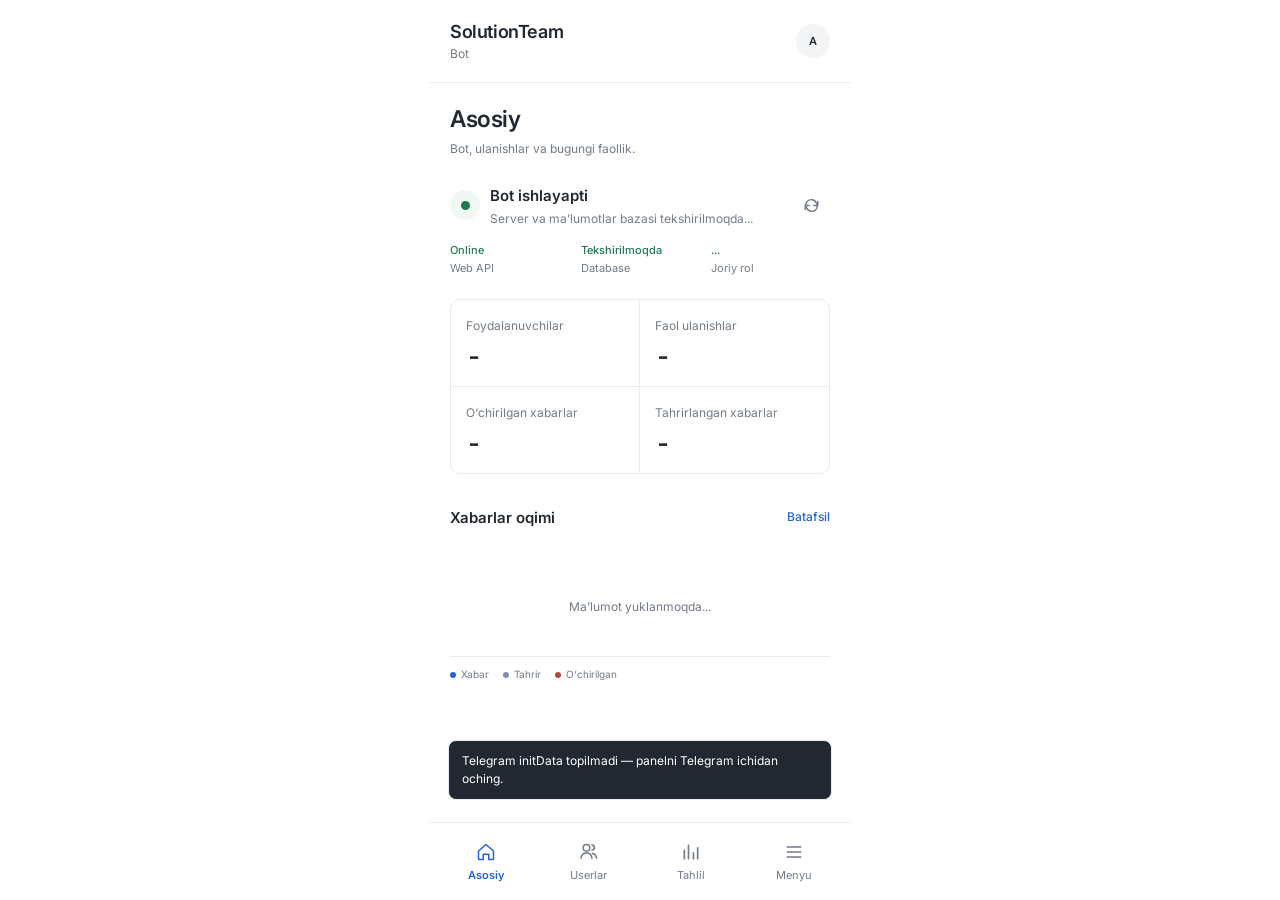
<file: public/index.html>
<!DOCTYPE html>
<html lang="uz">
<head>
    <meta charset="UTF-8">
    <meta name="viewport" content="width=device-width, initial-scale=1.0, viewport-fit=cover">
    <meta name="theme-color" content="#ffffff">
    <title>SolutionTeam Bot — Admin Panel</title>
    <link rel="preconnect" href="https://fonts.googleapis.com">
    <link rel="preconnect" href="https://fonts.gstatic.com" crossorigin>
    <link href="https://fonts.googleapis.com/css2?family=Inter:wght@400;500;600;700;800&display=swap" rel="stylesheet">
    <script src="https://telegram.org/js/telegram-web-app.js"></script>
    <link rel="stylesheet" href="style.css?v=22">
</head>
<body>
    <svg class="svg-sprite" aria-hidden="true">
        <symbol id="i-home" viewBox="0 0 24 24"><path d="M3 10.8 12 3l9 7.8v9.7a.5.5 0 0 1-.5.5h-5.2v-6.2H8.7V21H3.5a.5.5 0 0 1-.5-.5z" fill="none" stroke="currentColor" stroke-width="1.8" stroke-linejoin="round"/></symbol>
        <symbol id="i-users" viewBox="0 0 24 24"><path d="M9 11a4 4 0 1 0 0-8 4 4 0 0 0 0 8Zm6.5-1.5a3 3 0 1 0 0-6m-13 16c.5-4.1 2.7-6.2 6.5-6.2s6 2.1 6.5 6.2M16 13.8c3 .5 4.7 2.4 5 5.7" fill="none" stroke="currentColor" stroke-width="1.8" stroke-linecap="round"/></symbol>
        <symbol id="i-chart" viewBox="0 0 24 24"><path d="M4 20V10m5 10V4m6 16v-7m5 7V7" fill="none" stroke="currentColor" stroke-width="2" stroke-linecap="round"/></symbol>
        <symbol id="i-menu" viewBox="0 0 24 24"><path d="M4 6h16M4 12h16M4 18h16" fill="none" stroke="currentColor" stroke-width="2" stroke-linecap="round"/></symbol>
        <symbol id="i-search" viewBox="0 0 24 24"><circle cx="11" cy="11" r="6.5" fill="none" stroke="currentColor" stroke-width="1.8"/><path d="m16 16 4 4" stroke="currentColor" stroke-width="1.8" stroke-linecap="round"/></symbol>
        <symbol id="i-refresh" viewBox="0 0 24 24"><path d="M20 7v5h-5M4 17v-5h5M18.5 10A7 7 0 0 0 6 7.5L4 12m16 0-2 4.5A7 7 0 0 1 5.5 14" fill="none" stroke="currentColor" stroke-width="1.8" stroke-linecap="round" stroke-linejoin="round"/></symbol>
        <symbol id="i-send" viewBox="0 0 24 24"><path d="M21 3 3.8 10.3c-1 .4-1 1.8.1 2.1l6.5 2.1 2.2 6.3c.4 1 1.7 1 2.1.1zM10.4 14.5 21 3" fill="none" stroke="currentColor" stroke-width="1.8" stroke-linecap="round" stroke-linejoin="round"/></symbol>
        <symbol id="i-ban" viewBox="0 0 24 24"><circle cx="12" cy="12" r="9" fill="none" stroke="currentColor" stroke-width="1.8"/><path d="m5.6 5.6 12.8 12.8" stroke="currentColor" stroke-width="1.8"/></symbol>
        <symbol id="i-settings" viewBox="0 0 24 24"><circle cx="12" cy="12" r="3" fill="none" stroke="currentColor" stroke-width="1.8"/><path d="M19.4 15a1.7 1.7 0 0 0 .3 1.9l.1.1-2.8 2.8-.1-.1a1.7 1.7 0 0 0-1.9-.3 1.7 1.7 0 0 0-1 1.6v.2h-4V21a1.7 1.7 0 0 0-1-1.6 1.7 1.7 0 0 0-1.9.3l-.1.1L4.2 17l.1-.1a1.7 1.7 0 0 0 .3-1.9A1.7 1.7 0 0 0 3 14H2.8v-4H3a1.7 1.7 0 0 0 1.6-1 1.7 1.7 0 0 0-.3-1.9L4.2 7 7 4.2l.1.1A1.7 1.7 0 0 0 9 4.6a1.7 1.7 0 0 0 1-1.6v-.2h4V3a1.7 1.7 0 0 0 1 1.6 1.7 1.7 0 0 0 1.9-.3l.1-.1L19.8 7l-.1.1a1.7 1.7 0 0 0-.3 1.9 1.7 1.7 0 0 0 1.6 1h.2v4H21a1.7 1.7 0 0 0-1.6 1Z" fill="none" stroke="currentColor" stroke-width="1.4" stroke-linejoin="round"/></symbol>
        <symbol id="i-message" viewBox="0 0 24 24"><path d="M4 5.5h16v11H9l-5 4z" fill="none" stroke="currentColor" stroke-width="1.8" stroke-linejoin="round"/><path d="M8 9h8M8 13h5" stroke="currentColor" stroke-width="1.6" stroke-linecap="round"/></symbol>
        <symbol id="i-shield" viewBox="0 0 24 24"><path d="M12 3 20 6v5c0 5.2-3.1 8.4-8 10-4.9-1.6-8-4.8-8-10V6z" fill="none" stroke="currentColor" stroke-width="1.8" stroke-linejoin="round"/></symbol>
        <symbol id="i-chevron" viewBox="0 0 24 24"><path d="m9 6 6 6-6 6" fill="none" stroke="currentColor" stroke-width="1.8" stroke-linecap="round" stroke-linejoin="round"/></symbol>
        <symbol id="i-back" viewBox="0 0 24 24"><path d="m15 5-7 7 7 7" fill="none" stroke="currentColor" stroke-width="2" stroke-linecap="round" stroke-linejoin="round"/></symbol>
        <symbol id="i-trash" viewBox="0 0 24 24"><path d="M4 7h16M9 7V4h6v3m3 0-1 14H7L6 7m4 4v6m4-6v6" fill="none" stroke="currentColor" stroke-width="1.8" stroke-linecap="round" stroke-linejoin="round"/></symbol>
        <symbol id="i-copy" viewBox="0 0 24 24"><rect x="8" y="8" width="11" height="11" rx="2" fill="none" stroke="currentColor" stroke-width="1.7"/><path d="M16 8V6a2 2 0 0 0-2-2H6a2 2 0 0 0-2 2v8a2 2 0 0 0 2 2h2" fill="none" stroke="currentColor" stroke-width="1.7"/></symbol>
        <symbol id="i-user" viewBox="0 0 24 24"><circle cx="12" cy="8" r="4" fill="none" stroke="currentColor" stroke-width="1.8"/><path d="M4.5 21c.7-4.6 3.2-7 7.5-7s6.8 2.4 7.5 7" fill="none" stroke="currentColor" stroke-width="1.8" stroke-linecap="round"/></symbol>
        <symbol id="i-crown" viewBox="0 0 24 24"><path d="m3 7 4.5 4L12 4l4.5 7L21 7l-2 11H5z" fill="none" stroke="currentColor" stroke-width="1.8" stroke-linejoin="round"/></symbol>
    </svg>

    <div id="app">
        <header class="app-header">
            <div class="brand">
                <div class="brand-copy">
                    <strong>SolutionTeam</strong>
                    <span>Bot</span>
                </div>
            </div>
            <button id="profile-open" class="profile-button" type="button" aria-label="Admin profilini ochish">
                <span class="online-dot"></span>
                <span id="profile-initial">A</span>
            </button>
        </header>

        <main class="screens">
            <section id="tab-dashboard" class="tab-content active">
                <div class="page-heading"><div><span class="eyebrow">RES WORKSPACE</span><h1>Asosiy</h1><p>Bot, ulanishlar va bugungi faollik.</p></div></div>
                <div class="hero-status panel-card">
                    <div class="hero-icon"><span class="pulse-core"></span></div>
                    <div class="hero-copy">
                        <span class="eyebrow">Tizim holati</span>
                        <h1 id="dashboard-status-title">Bot ishlayapti</h1>
                        <p id="dashboard-status-sub">Server va ma’lumotlar bazasi tekshirilmoqda...</p>
                    </div>
                    <button id="dashboard-refresh" class="icon-btn" type="button" aria-label="Dashboardni yangilash"><svg><use href="#i-refresh"/></svg></button>
                </div>

                <div class="service-grid">
                    <div class="service-chip"><span class="service-icon blue">API</span><div><b id="api-status">Online</b><span>Web API</span></div></div>
                    <div class="service-chip"><span class="service-icon green">DB</span><div><b id="db-status">Tekshirilmoqda</b><span>Database</span></div></div>
                    <div class="service-chip"><span class="service-icon violet">RB</span><div><b id="role-badge">...</b><span>Joriy rol</span></div></div>
                </div>

                <div class="stats-grid dashboard-stats">
                    <div class="metric-card gradient-blue"><span>Foydalanuvchilar</span><strong id="stat-users">-</strong><small>Jami ro‘yxatdan o‘tgan</small></div>
                    <div class="metric-card gradient-violet"><span>Faol ulanishlar</span><strong id="stat-connections">-</strong><small>Business ulanishlar</small></div>
                    <div class="metric-card gradient-cyan"><span>O‘chirilgan xabarlar</span><strong id="stat-deleted">-</strong><small>Saqlangan hodisalar</small></div>
                    <div class="metric-card gradient-purple"><span>Tahrirlangan xabarlar</span><strong id="stat-edited">-</strong><small>Saqlangan versiyalar</small></div>
                </div>

                <div class="panel-card activity-card">
                    <div class="section-title-row"><div><span class="eyebrow">Bugungi faollik</span><h2>Xabarlar oqimi</h2></div><button class="text-action" type="button" data-open-tab="tab-analytics">Batafsil</button></div>
                    <div id="dashboard-chart" class="mini-chart" aria-label="So‘nggi 24 soat faollik diagrammasi"><div class="chart-empty">Ma’lumot yuklanmoqda...</div></div>
                    <div class="chart-legend"><span><i class="legend-dot blue-dot"></i>Xabar</span><span><i class="legend-dot purple-dot"></i>Tahrir</span><span><i class="legend-dot red-dot"></i>O‘chirilgan</span></div>
                </div>

            </section>

            <section id="tab-users" class="tab-content">
                <div class="page-heading"><div><span class="eyebrow">Boshqaruv</span><h1>Foydalanuvchilar</h1><p>Qidirish, profil, ulanish va moderatsiya.</p></div><button id="users-refresh" class="icon-btn" type="button" aria-label="Foydalanuvchilarni yangilash"><svg><use href="#i-refresh"/></svg></button></div>
                <div class="search-wrap"><svg><use href="#i-search"/></svg><label class="sr-only" for="search-users">Foydalanuvchini qidirish</label><input type="search" id="search-users" autocomplete="off" placeholder="ID, username yoki ism..."></div>
                <div class="user-toolbar"><button id="verify-connections-btn" class="btn secondary compact" type="button">Ulanishlarni tekshirish</button><span id="users-status" class="inline-status" role="status" aria-live="polite"></span></div>
                <div id="users-list" class="user-list"><div class="loading-state">Foydalanuvchilar yuklanmoqda...</div></div>
                <p class="users-help">Bloklash, o‘chirish va xabar yuborish — foydalanuvchi profilida.</p>
                <div id="users-empty" class="empty-state" style="display:none">Foydalanuvchi topilmadi.</div>
                <div class="pagination-row"><button id="users-prev" class="btn secondary" type="button">← Oldingi</button><span id="users-page-info">1 / 1</span><button id="users-next" class="btn secondary" type="button">Keyingi →</button></div>
            </section>

            <section id="tab-analytics" class="tab-content">
                <div class="page-heading"><div><span class="eyebrow">Real ma’lumot</span><h1>Tahlil</h1><p>Faollik va xabar statistikasi.</p></div><button id="analytics-refresh" class="icon-btn" type="button" aria-label="Tahlilni yangilash"><svg><use href="#i-refresh"/></svg></button></div>
                <div class="range-bar" id="analytics-ranges"><button class="range-btn active" data-range="24h">24 soat</button><button class="range-btn" data-range="7d">7 kun</button><button class="range-btn" data-range="30d">30 kun</button><button class="range-btn" data-range="custom">Boshqa</button></div>
                <div class="custom-range panel-card" id="custom-range" style="display:none"><div class="form-field"><label for="range-start">Boshlanish</label><input type="date" id="range-start" class="glass-input"></div><div class="form-field"><label for="range-end">Tugash</label><input type="date" id="range-end" class="glass-input"></div><button id="range-apply" class="btn primary" type="button">Qo‘llash</button></div>
                <p id="analytics-window" class="inline-status"></p>
                <div class="panel-card analytics-main"><div class="section-title-row"><div><span class="eyebrow">Jami xabarlar</span><strong class="big-number" id="m-messages">-</strong></div><span class="trend-pill">Real-time</span></div><div id="analytics-chart" class="chart"></div></div>
                <div class="stats-grid analytics-metrics" id="analytics-metrics">
                    <div class="metric-card"><span>Faol foydalanuvchilar</span><strong id="m-users-active">-</strong></div>
                    <div class="metric-card"><span>Bloklanganlar</span><strong id="m-users-banned">-</strong></div>
                    <div class="metric-card"><span>Faol ulanishlar</span><strong id="m-conns-active">-</strong></div>
                    <div class="metric-card"><span>Jami ulanishlar</span><strong id="m-conns-total">-</strong></div>
                    <div class="metric-card"><span>Tahrirlangan</span><strong id="m-edited">-</strong></div>
                    <div class="metric-card"><span>O‘chirilgan</span><strong id="m-deleted">-</strong></div>
                    <div class="metric-card"><span>Media</span><strong id="m-media">-</strong></div>
                </div>
            </section>

            <section id="tab-menu" class="tab-content">
                <div class="page-heading"><div><span class="eyebrow">Admin vositalari</span><h1>Menyu</h1><p>Kerakli amallar, tartibli bo‘limlarda.</p></div></div>
                <div class="menu-grid">
                    <h2 class="menu-group-title" data-requires="users.view">Foydalanuvchilar bilan ishlash</h2>
                    <button class="menu-card cyan" type="button" data-open-tab="tab-broadcast" data-requires="broadcast.view"><span class="menu-icon"><svg><use href="#i-send"/></svg></span><div><b>Reklama</b><span>Xabar, media va yuborish holati</span></div><svg class="chevron"><use href="#i-chevron"/></svg></button>
                    <button class="menu-card red" type="button" data-open-tab="tab-moderation" data-requires="users.view"><span class="menu-icon"><svg><use href="#i-ban"/></svg></span><div><b>Bloklash</b><span>Cheklovlar va blokdan chiqarish</span></div><svg class="chevron"><use href="#i-chevron"/></svg></button>
                    <h2 class="menu-group-title">Panel boshqaruvi</h2>
                    <button class="menu-card violet" type="button" data-open-tab="tab-settings" data-requires="settings.view"><span class="menu-icon"><svg><use href="#i-settings"/></svg></span><div><b>Sozlamalar</b><span>Bot holati va saqlash muddati</span></div><svg class="chevron"><use href="#i-chevron"/></svg></button>
                    <button class="menu-card purple" type="button" data-open-tab="tab-admins" data-requires="admins.view"><span class="menu-icon"><svg><use href="#i-crown"/></svg></span><div><b>Adminlar</b><span>Rollar va ruxsatlar</span></div><svg class="chevron"><use href="#i-chevron"/></svg></button>
                    <button class="menu-card slate" type="button" data-open-tab="tab-profile"><span class="menu-icon"><svg><use href="#i-user"/></svg></span><div><b>Profil</b><span>Joriy sessiya va rol</span></div><svg class="chevron"><use href="#i-chevron"/></svg></button>
                </div>
                <div class="panel-card permission-card"><div class="permission-head"><span class="menu-icon small"><svg><use href="#i-shield"/></svg></span><div><b>Himoyalangan boshqaruv</b><span>Amallar admin rolingizga muvofiq bajariladi.</span></div></div></div>
            </section>


            <section id="tab-broadcast" class="tab-content">
                <div class="screen-header"><button class="icon-btn back-btn" type="button" data-open-tab="tab-menu" aria-label="Orqaga"><svg><use href="#i-back"/></svg></button><div><h1>Reklama yuborish</h1><p>Foydalanuvchilarga xabar yuborish.</p></div><button id="broadcast-refresh" class="icon-btn" type="button" aria-label="Yuborish holatini yangilash"><svg><use href="#i-refresh"/></svg></button></div>
                <div class="step-strip"><span class="active"><b>1</b>Xabar</span><i></i><span><b>2</b>Tekshirish</span><i></i><span><b>3</b>Yuborish</span></div>
                <div class="panel-card form-card">
                    <div class="form-field"><label for="broadcast-text">Xabar matni</label><textarea id="broadcast-text" class="glass-input" rows="5" maxlength="4096" placeholder="Xabar matnini yozing..."></textarea><small class="field-help">HTML formatidan foydalanish mumkin.</small></div>
                    <div class="form-field"><label for="broadcast-file">Qurilmadan rasm / video</label><input type="file" id="broadcast-file" class="glass-input" accept="image/jpeg,image/png,image/webp,image/gif,video/mp4,video/quicktime,video/webm"><small>Rasm: 10 MB · Video/GIF: 50 MB. Faylni avval «Sinab ko‘rish» orqali tekshiring.</small></div>
                    <div class="form-grid"><div class="form-field"><label for="broadcast-media">Media havolasi</label><input type="url" id="broadcast-media" class="glass-input" placeholder="https://... (ixtiyoriy)"></div><div class="form-field"><label for="broadcast-media-type">Media turi</label><select id="broadcast-media-type" class="glass-input"><option value="photo">Rasm</option><option value="video">Video</option><option value="animation">GIF / animatsiya</option></select></div></div>
                    <div class="buttons-editor"><div class="buttons-editor-head"><div><b>Tugmalar</b><span>Ixtiyoriy havolali tugmalar</span></div><button id="btn-add-button" class="btn secondary compact" type="button">+ Tugma qo‘shish</button></div><div id="ad-buttons"></div></div>
                    <div class="form-field"><label for="test-recipient">Sinov oluvchisi</label><input type="text" inputmode="numeric" id="test-recipient" class="glass-input" placeholder="Bo‘sh bo‘lsa — o‘zingizga"></div>
                    <div class="ad-actions"><button id="btn-preview" class="btn secondary" type="button">Ko‘rib chiqish</button><button id="btn-test" class="btn secondary" type="button">Sinov yuborish</button><button id="btn-broadcast" class="btn primary" type="button">Barchaga yuborish</button><button id="btn-retry" class="btn warning" type="button">Xatolarni qayta yuborish</button></div>
                </div>
                <div class="panel-card"><div class="section-title-row"><h2>Ko‘rib chiqish</h2><span class="status-badge status-neutral">Preview</span></div><pre id="preview-box" class="preview-box">Reklama hali tekshirilmagan.</pre></div>
                <div class="panel-card"><div class="section-title-row"><h2>Yuborish holati</h2><span id="bc-status" class="inline-status"></span></div><div class="progress-grid"><div><span>Jami</span><b id="bc-total">0</b></div><div><span>Yuborildi</span><b id="bc-sent">0</b></div><div><span>Xato</span><b id="bc-failed">0</b></div><div><span>Kutmoqda</span><b id="bc-pending">0</b></div><div><span>Noaniq</span><b id="bc-unknown">0</b></div></div><pre id="bc-failed-list" class="preview-box" style="display:none"></pre></div>
            </section>

            <section id="tab-moderation" class="tab-content">
                <div class="screen-header"><button class="icon-btn back-btn" type="button" data-open-tab="tab-menu" aria-label="Orqaga"><svg><use href="#i-back"/></svg></button><div><h1>Bloklash va moderatsiya</h1><p>Foydalanuvchilarni boshqarish.</p></div><button id="moderation-refresh" class="icon-btn" type="button" aria-label="Yangilash"><svg><use href="#i-refresh"/></svg></button></div>
                <div class="panel-card form-card danger-panel"><div class="form-grid"><div class="form-field"><label for="ban-user-id">Telegram ID</label><input type="text" inputmode="numeric" id="ban-user-id" class="glass-input" placeholder="123456789"></div><div class="form-field"><label for="ban-reason">Sabab</label><input type="text" id="ban-reason" class="glass-input" placeholder="Ixtiyoriy"></div></div><button id="btn-ban" class="btn danger full" type="button">Foydalanuvchini bloklash</button></div>
                <div class="section-title-row list-title"><div><span class="eyebrow">Moderatsiya</span><h2>Bloklanganlar</h2></div></div>
                <div id="banned-list" class="user-list"></div>
            </section>

            <section id="tab-settings" class="tab-content">
                <div class="screen-header"><button class="icon-btn back-btn" type="button" data-open-tab="tab-menu" aria-label="Orqaga"><svg><use href="#i-back"/></svg></button><div><h1>Sozlamalar</h1><p>Bot parametrlarini boshqarish.</p></div></div>
                <div class="settings-list panel-card">
                    <div class="setting-row"><span class="setting-icon blue"><svg><use href="#i-shield"/></svg></span><div class="setting-copy"><b>Bot holati</b><span id="hold-status">Yuklanmoqda...</span></div><span class="status-badge status-enabled">LIVE</span></div>
                    <div class="setting-row"><span class="setting-icon red"><svg><use href="#i-ban"/></svg></span><div class="setting-copy"><b>Hold Mode</b><span>Oddiy userlar uchun xizmatni vaqtincha to‘xtatadi.</span></div><label class="switch"><input type="checkbox" id="toggle-maintenance" aria-label="Hold Mode"><span class="slider"></span></label></div>
                    <div class="setting-row"><span class="setting-icon green"><svg><use href="#i-message"/></svg></span><div class="setting-copy"><b>Status xabarlari</b><span>Bot to‘xtashi va qayta ishga tushishi haqida avtomatik bildirish.</span></div><span class="status-badge status-enabled">Avtomatik</span></div>
                    <div class="setting-row"><span class="setting-icon violet"><svg><use href="#i-settings"/></svg></span><div class="setting-copy"><b>Ma’lumot saqlash</b><span>Eski hodisa va activity loglar uchun retention.</span></div><div class="setting-control"><label class="sr-only" for="retention-days">Saqlash muddati</label><select id="retention-days" class="glass-input compact-select"><option value="7">7 kun</option><option value="30">30 kun</option><option value="90" selected>90 kun</option><option value="180">180 kun</option></select><button id="retention-save" class="btn secondary compact" type="button">Saqlash</button></div></div>
                </div>
            </section>

            <section id="tab-admins" class="tab-content">
                <div class="screen-header"><button class="icon-btn back-btn" type="button" data-open-tab="tab-menu" aria-label="Orqaga"><svg><use href="#i-back"/></svg></button><div><h1>Adminlar</h1><p>Rollar va ruxsatlar.</p></div><button id="admins-refresh" class="icon-btn" type="button" aria-label="Yangilash"><svg><use href="#i-refresh"/></svg></button></div>
                <div class="panel-card form-card"><div class="form-grid"><div class="form-field"><label for="admin-user-id">Telegram ID</label><input type="text" inputmode="numeric" id="admin-user-id" class="glass-input" placeholder="123456789"></div><div class="form-field"><label for="admin-role">Rol</label><select id="admin-role" class="glass-input"><option value="ADMIN">Administrator</option><option value="MODERATOR">Moderator</option><option value="VIEWER">Kuzatuvchi</option></select></div></div><button id="admin-add" class="btn primary full" type="button">+ Admin qo‘shish</button><p class="field-help">OWNER faqat server konfiguratsiyasi orqali belgilanadi.</p></div>
                <div id="admins-list" class="user-list"></div>
            </section>

            <section id="tab-profile" class="tab-content">
                <div class="screen-header"><button class="icon-btn back-btn" type="button" data-open-tab="tab-menu" aria-label="Orqaga"><svg><use href="#i-back"/></svg></button><div><h1>Profil</h1><p>Joriy admin sessiyasi.</p></div></div>
                <div class="profile-hero panel-card"><div class="profile-avatar-large" id="profile-avatar-large">A</div><h2 id="admin-name">Admin</h2><div class="role-chip"><svg><use href="#i-crown"/></svg><span id="profile-role">...</span></div></div>
                <div class="panel-card profile-info"><div><span>Telegram ID</span><b id="profile-user-id">-</b></div><div><span>Rol</span><b id="profile-role-line">-</b></div><div><span>Ruxsatlar</span><b id="profile-permission-count">-</b></div></div>
                <div class="panel-card"><div class="section-title-row"><h2>Ruxsatlar</h2></div><div id="profile-permissions" class="permission-chips"></div></div>
                <div class="profile-actions"><button id="profile-reload" class="btn secondary full" type="button">Panelni qayta yuklash</button><button id="profile-close" class="btn danger full" type="button">Mini App’dan chiqish</button></div>
            </section>
        </main>

        <nav class="bottom-nav" aria-label="Asosiy navigatsiya">
            <button class="tab-btn active" data-tab="tab-dashboard" data-requires="dashboard.view" type="button" aria-pressed="true"><svg><use href="#i-home"/></svg><span>Asosiy</span></button>
            <button class="tab-btn" data-tab="tab-users" type="button" aria-pressed="false" data-requires="users.view"><svg><use href="#i-users"/></svg><span>Userlar</span></button>
            <button class="tab-btn" data-tab="tab-analytics" type="button" aria-pressed="false" data-requires="analytics.view"><svg><use href="#i-chart"/></svg><span>Tahlil</span></button>
            <button class="tab-btn" data-tab="tab-menu" type="button" aria-pressed="false"><svg><use href="#i-menu"/></svg><span>Menyu</span></button>
        </nav>
    </div>

    <div id="toast" class="toast" role="status" aria-live="polite"></div>

    <div id="user-detail-sheet" class="sheet-overlay" aria-hidden="true">
        <div class="sheet-backdrop" data-close-sheet></div>
        <section class="sheet" role="dialog" aria-modal="true" aria-labelledby="sheet-user-name">
            <div class="sheet-handle"></div>
            <div class="sheet-head"><button class="icon-btn" type="button" data-close-sheet aria-label="Yopish"><svg><use href="#i-back"/></svg></button><div><span class="eyebrow">Foydalanuvchi profili</span><h2 id="sheet-user-name">...</h2></div><span id="sheet-user-status" class="status-badge status-neutral">...</span></div>
            <div class="profile-mini"><div id="sheet-avatar" class="profile-avatar-large small">A</div><div><b id="sheet-username">@username</b><span id="sheet-user-id">ID: -</span></div></div>
            <div class="detail-tabs"><button class="detail-tab active" data-detail-tab="info" type="button">Ma’lumot</button><button class="detail-tab" data-detail-tab="message" type="button" data-requires="users.message">Xabar</button></div>
            <div class="detail-pane active" data-detail-pane="info">
                <div class="detail-list"><div><span>Ism</span><b id="sheet-full-name">-</b></div><div><span>Username</span><b id="sheet-username-line">-</b></div><div><span>Ro‘yxatdan o‘tgan</span><b id="sheet-created">-</b></div><div><span>Oxirgi faollik</span><b id="sheet-last-activity">-</b></div><div><span>Ulanishlar</span><b id="sheet-connections">-</b></div></div>
                <div class="stats-grid sheet-stats"><div class="metric-card"><span>Hodisalar</span><strong id="sheet-stat-events">0</strong></div><div class="metric-card"><span>Tahrir</span><strong id="sheet-stat-edits">0</strong></div><div class="metric-card"><span>O‘chirish</span><strong id="sheet-stat-deletes">0</strong></div><div class="metric-card"><span>Faol ulanish</span><strong id="sheet-stat-active">0</strong></div></div>
            </div>
            <div class="detail-pane" data-detail-pane="message"><div class="form-field"><label for="sheet-message-text">Bevosita xabar</label><textarea id="sheet-message-text" class="glass-input" rows="4" maxlength="4096" placeholder="Foydalanuvchiga yuboriladigan xabar..."></textarea></div><button id="sheet-send-message" class="btn primary full" type="button"><svg><use href="#i-send"/></svg> Xabar yuborish</button></div>
            <div class="sheet-actions"><button id="sheet-copy-id" class="btn secondary" type="button"><svg><use href="#i-copy"/></svg> ID nusxalash</button><button id="sheet-ban" class="btn warning" type="button">Bloklash</button><button id="sheet-delete" class="btn danger" type="button"><svg><use href="#i-trash"/></svg> O‘chirish</button></div>
        </section>
    </div>

    <script src="app.js?v=22"></script>
</body>
</html>
</file>
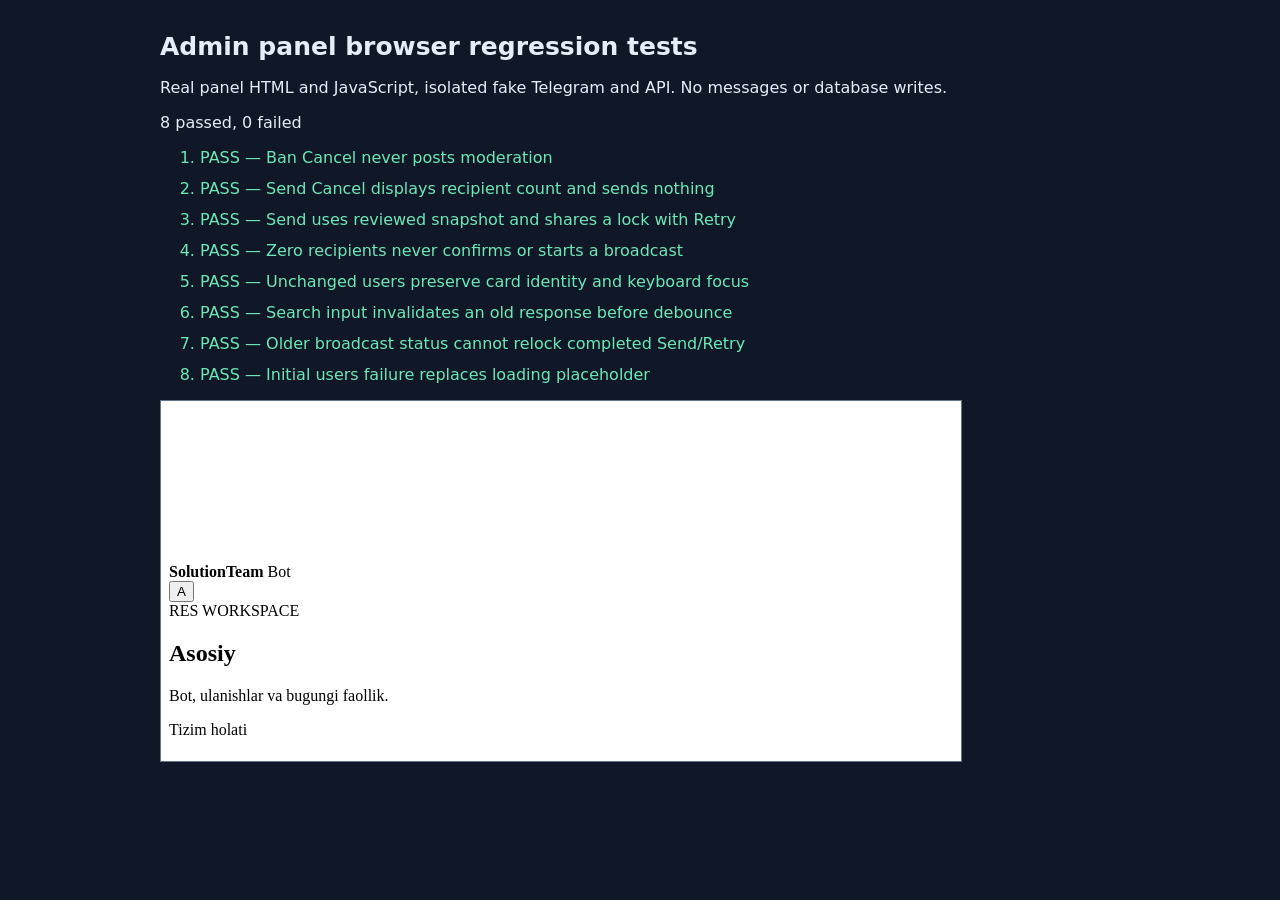
<file: tests/frontend/index.html>
<!doctype html>
<html lang="en">
<head><meta charset="utf-8"><title>Admin panel browser regression tests</title>
<style>body{font:16px system-ui;max-width:960px;margin:32px auto;background:#101827;color:#e5edf8}h1{font-size:25px}.pass{color:#6ee7b7}.fail{color:#fca5a5}li{margin:12px 0}iframe{width:800px;height:360px;background:white;border:1px solid #64748b}code{color:#a5b4fc}</style>
</head>
<body><h1>Admin panel browser regression tests</h1><p>Real panel HTML and JavaScript, isolated fake Telegram and API. No messages or database writes.</p><p id="summary">Running…</p><ol id="results"></ol><div id="fixture"></div><script src="regression.js"></script></body>
</html>
</file>
<file: public/style.css>
:root{
    color-scheme:dark;
    --bg:#050915;--bg-2:#080e1d;--surface:#0c1426;--surface-2:#101b31;--surface-3:#14213b;
    --border:#1d2d4d;--border-soft:rgba(111,143,197,.18);--text:#f7f9ff;--muted:#8292ae;
    --blue:#1685ff;--blue-2:#005ee8;--cyan:#22c7f2;--purple:#8257ff;--violet:#a33bff;
    --green:#16d97d;--red:#ff4d63;--orange:#ff9e3d;--yellow:#ffd15c;
    --shadow:0 16px 45px rgba(0,0,0,.24);--radius:18px;--nav-h:74px;
    font-family:'Inter',-apple-system,BlinkMacSystemFont,'Segoe UI',sans-serif;
}
*{box-sizing:border-box}html,body{margin:0;min-height:100%;background:var(--bg);color:var(--text)}body{min-height:100vh;background:radial-gradient(circle at 10% -10%,rgba(22,133,255,.10),transparent 28%),radial-gradient(circle at 100% 20%,rgba(130,87,255,.08),transparent 30%),linear-gradient(180deg,#050915 0%,#060b17 100%);font-size:14px;line-height:1.45;-webkit-tap-highlight-color:transparent}.svg-sprite{position:absolute;width:0;height:0;overflow:hidden}button,input,textarea,select{font:inherit}button{color:inherit}button:focus-visible,input:focus-visible,textarea:focus-visible,select:focus-visible{outline:2px solid rgba(66,157,255,.92);outline-offset:2px}.sr-only{position:absolute!important;width:1px;height:1px;padding:0;margin:-1px;overflow:hidden;clip:rect(0,0,0,0);white-space:nowrap;border:0}
#app{width:min(100%,680px);margin:0 auto;padding:max(14px,env(safe-area-inset-top)) 14px calc(var(--nav-h) + max(22px,env(safe-area-inset-bottom)))}.app-header{display:flex;align-items:center;justify-content:space-between;padding:4px 2px 15px}.brand{display:flex;align-items:center;gap:11px}.brand-mark{width:42px;height:42px;border-radius:14px;display:grid;place-items:center;font-size:18px;font-weight:800;border:1px solid rgba(89,153,255,.4);background:linear-gradient(145deg,#123a75,#0c1b36);box-shadow:inset 0 0 20px rgba(66,157,255,.15)}.brand-copy{display:flex;flex-direction:column;line-height:1.2}.brand-copy strong{font-size:16px}.brand-copy span{font-size:11px;color:var(--muted);margin-top:4px}.profile-button{width:42px;height:42px;border:1px solid #383171;border-radius:14px;background:linear-gradient(145deg,#24135f,#15103a);display:grid;place-items:center;font-weight:800;position:relative;cursor:pointer;box-shadow:0 8px 24px rgba(75,42,200,.22)}.online-dot{position:absolute;right:5px;bottom:5px;width:8px;height:8px;border-radius:50%;background:var(--green);box-shadow:0 0 0 2px #17103b}
.tab-content{display:none;animation:screenIn .18s ease}.tab-content.active{display:block}@keyframes screenIn{from{opacity:.4;transform:translateY(4px)}to{opacity:1;transform:none}}.panel-card{background:linear-gradient(180deg,rgba(16,27,49,.96),rgba(10,18,34,.96));border:1px solid var(--border-soft);border-radius:var(--radius);box-shadow:0 12px 32px rgba(0,0,0,.12);padding:16px;margin-bottom:12px}.eyebrow{font-size:10px;letter-spacing:.08em;text-transform:uppercase;color:#7d90b4;font-weight:700}.hero-status{display:grid;grid-template-columns:auto minmax(0,1fr) auto;gap:13px;align-items:center;padding:14px 15px;background:linear-gradient(110deg,rgba(8,74,59,.56),rgba(9,28,45,.96) 58%,rgba(10,47,92,.62));border-color:rgba(36,207,143,.22)}.hero-icon{width:43px;height:43px;border-radius:14px;background:rgba(16,217,125,.12);display:grid;place-items:center}.pulse-core{width:15px;height:15px;background:var(--green);border-radius:50%;box-shadow:0 0 0 6px rgba(22,217,125,.1),0 0 20px rgba(22,217,125,.55)}.hero-copy h1{font-size:17px;margin:2px 0 2px}.hero-copy p{font-size:11px;color:#8fa6bd;margin:0}.icon-btn{width:42px;height:42px;min-width:42px;border-radius:13px;border:1px solid var(--border);background:#0c1629;display:grid;place-items:center;cursor:pointer}.icon-btn svg{width:19px;height:19px}.service-grid{display:grid;grid-template-columns:repeat(3,minmax(0,1fr));gap:8px;margin-bottom:10px}.service-chip{display:flex;align-items:center;gap:9px;background:#0b1425;border:1px solid var(--border-soft);border-radius:15px;padding:10px;min-width:0}.service-icon{width:31px;height:31px;border-radius:10px;display:grid;place-items:center;font-size:10px;font-weight:800;flex:0 0 31px}.service-icon.blue{background:rgba(22,133,255,.15);color:#7fc0ff}.service-icon.green{background:rgba(22,217,125,.13);color:#65eca8}.service-icon.violet{background:rgba(130,87,255,.16);color:#bba6ff}.service-chip div{min-width:0;display:flex;flex-direction:column}.service-chip b{font-size:11px;white-space:nowrap;overflow:hidden;text-overflow:ellipsis}.service-chip span{font-size:9px;color:var(--muted);margin-top:2px}
.stats-grid{display:grid;grid-template-columns:repeat(2,minmax(0,1fr));gap:9px}.metric-card{min-width:0;border:1px solid var(--border-soft);border-radius:16px;background:#0d1729;padding:14px;display:flex;flex-direction:column}.metric-card>span{font-size:11px;color:#91a1bc}.metric-card>strong{font-size:25px;line-height:1.05;margin-top:9px;letter-spacing:-.04em}.metric-card>small{font-size:9px;color:#6f819f;margin-top:7px}.gradient-blue{background:linear-gradient(135deg,rgba(5,88,199,.28),rgba(10,21,43,.95))}.gradient-violet{background:linear-gradient(135deg,rgba(94,49,205,.27),rgba(12,19,42,.95))}.gradient-cyan{background:linear-gradient(135deg,rgba(0,152,185,.20),rgba(10,21,43,.95))}.gradient-purple{background:linear-gradient(135deg,rgba(143,37,203,.22),rgba(12,19,42,.95))}.activity-card{margin-top:10px}.section-title-row{display:flex;align-items:center;justify-content:space-between;gap:12px}.section-title-row h2{font-size:14px;margin:2px 0 0}.text-action{border:0;background:transparent;color:#63adff;font-size:11px;font-weight:700;cursor:pointer}.mini-chart,.chart{height:150px;margin-top:13px;display:flex;align-items:flex-end;gap:4px;overflow:hidden}.mini-chart{height:104px}.chart-bar-group{flex:1;min-width:3px;display:flex;align-items:flex-end;gap:1px;height:100%}.chart-bar{flex:1;min-height:2px;border-radius:4px 4px 1px 1px}.bar-message{background:linear-gradient(#2fb8ff,#126bff)}.bar-edit{background:linear-gradient(#9d67ff,#6c32db)}.bar-delete{background:linear-gradient(#ff6c82,#d72b4c)}.chart-empty{margin:auto;color:var(--muted);font-size:11px}.chart-legend{display:flex;gap:14px;flex-wrap:wrap;margin-top:10px;color:var(--muted);font-size:9px}.chart-legend span{display:flex;align-items:center;gap:5px}.legend-dot{width:6px;height:6px;border-radius:50%}.blue-dot{background:var(--blue)}.purple-dot{background:var(--purple)}.red-dot{background:var(--red)}.quick-grid{display:grid;grid-template-columns:repeat(2,minmax(0,1fr));gap:8px}.quick-action{min-height:70px;border:1px solid var(--border-soft);border-radius:16px;padding:13px;text-align:left;display:flex;align-items:center;gap:10px;cursor:pointer;background:#0e172a}.quick-action svg{width:23px;height:23px;flex:0 0 23px}.quick-action div{display:flex;flex-direction:column;min-width:0}.quick-action b{font-size:11px}.quick-action span{font-size:9px;color:rgba(229,237,255,.7);margin-top:3px}.quick-action.cyan{background:linear-gradient(135deg,rgba(0,160,200,.35),rgba(10,43,73,.88));color:#68e5ff}.quick-action.blue{background:linear-gradient(135deg,rgba(22,88,230,.42),rgba(30,34,100,.88));color:#8fc3ff}.quick-action.red{background:linear-gradient(135deg,rgba(195,32,84,.34),rgba(67,22,72,.9));color:#ff8fa0}.quick-action.violet{background:linear-gradient(135deg,rgba(106,47,220,.38),rgba(74,23,91,.9));color:#c7a2ff}
.page-heading,.screen-header{display:flex;align-items:center;justify-content:space-between;gap:12px;margin-bottom:13px}.page-heading h1,.screen-header h1{font-size:19px;margin:2px 0 0}.page-heading p,.screen-header p{font-size:10px;color:var(--muted);margin:2px 0 0}.screen-header{display:grid;grid-template-columns:auto minmax(0,1fr) auto}.back-btn{background:#0a1324}.search-wrap{height:47px;border:1px solid var(--border);background:#0d1729;border-radius:14px;display:flex;align-items:center;padding:0 13px;margin-bottom:10px}.search-wrap svg{width:18px;height:18px;color:#7185a6;margin-right:9px}.search-wrap input{flex:1;min-width:0;border:0;outline:0;background:transparent;color:var(--text);font-size:16px}.search-wrap input::placeholder{color:#637594}.user-toolbar{display:flex;align-items:center;gap:10px;margin-bottom:10px}.inline-status{font-size:10px;color:var(--muted);margin:0}.user-list,.message-list{display:flex;flex-direction:column;gap:8px}.connection-item,.user-card,.message-card{border:1px solid var(--border-soft);background:linear-gradient(180deg,#0e192c,#0a1425);border-radius:16px;padding:12px}.conn-header{display:flex;align-items:flex-start;justify-content:space-between;gap:10px}.conn-user{display:flex;align-items:center;gap:10px;min-width:0}.avatar{width:40px;height:40px;flex:0 0 40px;border-radius:14px;background:linear-gradient(145deg,#3b6ddf,#7a4ae3);display:grid;place-items:center;font-weight:800}.user-info{min-width:0}.user-info h4{font-size:12px;margin:0;white-space:nowrap;overflow:hidden;text-overflow:ellipsis}.user-info span{display:block;color:var(--muted);font-size:9px;margin-top:3px;overflow-wrap:anywhere}.conn-actions{display:flex;gap:6px;flex-wrap:wrap;margin-top:10px}.status-badge{display:inline-flex;align-items:center;justify-content:center;min-height:25px;padding:4px 8px;border-radius:8px;font-size:9px;font-weight:700;white-space:nowrap;border:1px solid transparent}.status-enabled,.status-allowed{background:rgba(22,217,125,.12);color:#49e79a;border-color:rgba(22,217,125,.18)}.status-disabled,.status-banned{background:rgba(255,77,99,.12);color:#ff8090;border-color:rgba(255,77,99,.18)}.status-neutral,.status-pending{background:rgba(126,145,177,.12);color:#aebbd1;border-color:rgba(126,145,177,.16)}.btn{min-height:42px;border-radius:12px;border:1px solid transparent;padding:9px 13px;font-size:11px;font-weight:700;cursor:pointer;display:inline-flex;align-items:center;justify-content:center;gap:6px}.btn svg{width:15px;height:15px}.btn:disabled,.icon-btn:disabled{opacity:.45;cursor:not-allowed}.btn.primary{background:linear-gradient(180deg,#1688ff,#0867e8);border-color:#298fff;color:white}.btn.secondary{background:#111d32;border-color:#243857;color:#dbe7fb}.btn.warning{background:rgba(255,158,61,.13);border-color:rgba(255,158,61,.34);color:#ffb766}.btn.danger,.btn-danger{background:rgba(255,77,99,.13);border-color:rgba(255,77,99,.30);color:#ff7f90}.btn.compact{min-height:35px;padding:7px 10px;font-size:10px}.btn.full{width:100%}.pagination-row{display:grid;grid-template-columns:1fr auto 1fr;gap:9px;align-items:center;margin-top:12px}.pagination-row span{font-size:10px;color:var(--muted);text-align:center}.loading-state,.empty-state{padding:22px;text-align:center;border:1px dashed #233652;border-radius:15px;color:var(--muted);font-size:11px;background:rgba(10,19,34,.5)}
.range-bar{display:grid;grid-template-columns:repeat(4,minmax(0,1fr));gap:5px;background:#0b1426;border:1px solid var(--border-soft);border-radius:14px;padding:5px;margin-bottom:10px}.range-btn{min-height:36px;border:0;border-radius:10px;background:transparent;color:#8394b0;font-size:10px;font-weight:700;cursor:pointer}.range-btn.active{color:white;background:linear-gradient(180deg,#147eff,#075fdc);box-shadow:0 5px 15px rgba(14,104,231,.23)}.custom-range{display:grid;grid-template-columns:1fr 1fr auto;gap:8px;align-items:end}.analytics-main{padding-bottom:10px}.big-number{display:block;font-size:28px;letter-spacing:-.04em;margin-top:3px}.trend-pill{padding:6px 9px;border-radius:999px;font-size:9px;font-weight:700;color:#45e79a;background:rgba(22,217,125,.1)}.analytics-metrics{margin-top:10px}.analytics-metrics .metric-card strong{font-size:20px}.analytics-metrics .metric-card:last-child:nth-child(odd){grid-column:1/-1}
.menu-grid{display:grid;grid-template-columns:1fr;gap:8px}.menu-card{min-height:78px;border:1px solid var(--border-soft);border-radius:16px;background:#0d1729;display:grid;grid-template-columns:auto minmax(0,1fr) auto;align-items:center;gap:12px;padding:12px;text-align:left;cursor:pointer}.menu-card .menu-icon{width:43px;height:43px;border-radius:13px;display:grid;place-items:center}.menu-card .menu-icon svg{width:21px;height:21px}.menu-card div{display:flex;flex-direction:column}.menu-card b{font-size:12px}.menu-card span{font-size:9px;color:#8292ae;margin-top:4px}.menu-card .chevron{width:18px;height:18px;color:#536782}.menu-card.blue .menu-icon{background:rgba(22,133,255,.15);color:#68afff}.menu-card.cyan .menu-icon{background:rgba(34,199,242,.14);color:#56dcfa}.menu-card.red .menu-icon{background:rgba(255,77,99,.13);color:#ff8090}.menu-card.violet .menu-icon{background:rgba(130,87,255,.15);color:#ae93ff}.menu-card.purple .menu-icon{background:rgba(163,59,255,.15);color:#d68cff}.menu-card.slate .menu-icon{background:rgba(126,145,177,.13);color:#b8c3d4}.permission-card{margin-top:12px}.permission-head{display:flex;gap:11px;align-items:center}.permission-head .menu-icon.small{width:38px;height:38px;border-radius:12px;background:rgba(22,133,255,.1);color:#64aaff;display:grid;place-items:center}.permission-head svg{width:19px;height:19px}.permission-head div{display:flex;flex-direction:column}.permission-head b{font-size:11px}.permission-head span{font-size:9px;color:var(--muted);margin-top:3px}
.message-card{display:grid;grid-template-columns:auto minmax(0,1fr);gap:10px}.event-icon{width:37px;height:37px;border-radius:12px;display:grid;place-items:center;font-weight:800;font-size:10px;background:#12213a;color:#85b8ff}.event-icon.delete{background:rgba(255,77,99,.12);color:#ff8090}.event-icon.edit{background:rgba(255,158,61,.12);color:#ffbd77}.event-icon.media{background:rgba(130,87,255,.14);color:#bda8ff}.event-body{min-width:0}.event-head{display:flex;align-items:flex-start;justify-content:space-between;gap:8px}.event-head b{font-size:11px}.event-head time{font-size:9px;color:#697b98;white-space:nowrap}.event-meta{font-size:9px;color:#7f90aa;margin-top:3px}.event-details{font-size:10px;color:#c5d0e2;margin-top:7px;white-space:pre-wrap;overflow-wrap:anywhere;max-height:76px;overflow:hidden}
.form-card{padding:15px}.form-field{display:flex;flex-direction:column;gap:6px;min-width:0;margin-bottom:12px}.form-field:last-child{margin-bottom:0}.form-field label{font-size:10px;font-weight:700;color:#a9b7cd}.glass-input{width:100%;min-height:44px;border:1px solid #263955;border-radius:12px;background:#0a1425;color:var(--text);padding:10px 12px;font-size:16px;outline:0}.glass-input:focus{border-color:#2d8fff;box-shadow:0 0 0 3px rgba(45,143,255,.10)}textarea.glass-input{resize:vertical;min-height:92px}.form-grid{display:grid;grid-template-columns:1fr 1fr;gap:9px}.field-help{font-size:9px;color:#71819c}.buttons-editor{border-top:1px solid var(--border-soft);border-bottom:1px solid var(--border-soft);padding:12px 0;margin-bottom:12px}.buttons-editor-head{display:flex;align-items:center;justify-content:space-between;gap:10px;margin-bottom:9px}.buttons-editor-head>div{display:flex;flex-direction:column}.buttons-editor-head b{font-size:11px}.buttons-editor-head span{font-size:9px;color:var(--muted)}.ad-button-row{display:grid;grid-template-columns:1fr 1.35fr .75fr auto;gap:6px;margin-top:7px;align-items:center}.ad-actions{display:grid;grid-template-columns:1fr 1fr;gap:7px}.preview-box{margin:10px 0 0;background:#07101f;border:1px solid #1b2c47;border-radius:12px;padding:11px;color:#aab9ce;font:10px/1.5 ui-monospace,SFMono-Regular,Menlo,monospace;white-space:pre-wrap;overflow-wrap:anywhere;max-height:180px;overflow:auto}.progress-grid{display:grid;grid-template-columns:repeat(5,minmax(0,1fr));gap:6px;margin-top:10px}.progress-grid div{border:1px solid var(--border-soft);border-radius:12px;background:#0a1425;padding:9px;display:flex;flex-direction:column}.progress-grid span{font-size:8px;color:var(--muted)}.progress-grid b{font-size:15px;margin-top:3px}.step-strip{display:flex;align-items:center;gap:7px;margin:0 5px 12px;color:#71819a;font-size:9px}.step-strip span{display:flex;align-items:center;gap:5px}.step-strip b{width:20px;height:20px;border-radius:50%;background:#15213a;display:grid;place-items:center}.step-strip .active{color:#9ccaff}.step-strip .active b{background:#167eff;color:white}.step-strip i{height:1px;background:#243653;flex:1}.danger-panel{border-color:rgba(255,77,99,.14)}.list-title{margin:16px 2px 8px}
.settings-list{padding:0 14px}.setting-row{display:grid;grid-template-columns:auto minmax(0,1fr) auto;gap:11px;align-items:center;padding:14px 0}.setting-row+.setting-row{border-top:1px solid var(--border-soft)}.setting-icon{width:39px;height:39px;border-radius:12px;display:grid;place-items:center}.setting-icon svg{width:19px;height:19px}.setting-icon.blue{background:rgba(22,133,255,.13);color:#78b9ff}.setting-icon.red{background:rgba(255,77,99,.12);color:#ff8292}.setting-icon.green{background:rgba(22,217,125,.12);color:#5fe6a2}.setting-icon.violet{background:rgba(130,87,255,.15);color:#b79eff}.setting-copy{display:flex;flex-direction:column}.setting-copy b{font-size:11px}.setting-copy span{font-size:9px;color:var(--muted);margin-top:3px}.setting-control{display:flex;align-items:center;gap:6px;flex-wrap:wrap;justify-content:flex-end}.compact-select{min-height:36px;padding:6px 9px;font-size:12px}.switch{width:48px;height:28px;display:inline-block;position:relative}.switch input{opacity:0;width:0;height:0}.slider{position:absolute;inset:0;border-radius:999px;background:#27354b;border:1px solid #34455e;transition:.2s;cursor:pointer}.slider:before{content:"";position:absolute;width:20px;height:20px;left:3px;top:3px;border-radius:50%;background:white;transition:.2s}.switch input:checked+.slider{background:#0f9e62;border-color:#18bf78}.switch input:checked+.slider:before{transform:translateX(20px)}
.profile-hero{text-align:center;padding:23px 16px}.profile-avatar-large{width:78px;height:78px;border-radius:50%;display:grid;place-items:center;margin:0 auto 10px;font-size:30px;font-weight:800;background:linear-gradient(145deg,#8db2ff,#6e67e8);border:3px solid rgba(255,255,255,.14);box-shadow:0 0 0 5px rgba(64,99,200,.12)}.profile-avatar-large.small{width:58px;height:58px;font-size:23px;margin:0}.profile-hero h2{margin:0;font-size:17px}.role-chip{display:inline-flex;align-items:center;gap:5px;margin-top:8px;padding:5px 9px;border-radius:999px;background:rgba(255,190,72,.09);color:#ffd37e;font-size:9px;font-weight:800;border:1px solid rgba(255,190,72,.18)}.role-chip svg{width:13px;height:13px}.profile-info{padding:0 15px}.profile-info>div,.detail-list>div{display:flex;justify-content:space-between;gap:12px;padding:12px 0;border-bottom:1px solid var(--border-soft)}.profile-info>div:last-child,.detail-list>div:last-child{border-bottom:0}.profile-info span,.detail-list span{font-size:10px;color:var(--muted)}.profile-info b,.detail-list b{font-size:10px;text-align:right;overflow-wrap:anywhere}.permission-chips{display:flex;flex-wrap:wrap;gap:6px;margin-top:10px}.permission-chips span{padding:5px 8px;border:1px solid #223653;border-radius:999px;background:#0a1425;color:#9cacbf;font-size:8px}.profile-actions{display:grid;gap:8px}
.bottom-nav{position:fixed;left:50%;bottom:max(8px,env(safe-area-inset-bottom));transform:translateX(-50%);width:min(calc(100% - 20px),650px);height:var(--nav-h);display:grid;grid-template-columns:repeat(4,1fr);gap:3px;padding:6px;background:rgba(7,13,26,.94);backdrop-filter:blur(20px);border:1px solid #1b2c47;border-radius:19px;box-shadow:0 18px 45px rgba(0,0,0,.45);z-index:40}.tab-btn{border:0;border-radius:14px;background:transparent;color:#72839f;display:flex;flex-direction:column;align-items:center;justify-content:center;gap:4px;font-size:9px;font-weight:700;cursor:pointer}.tab-btn svg{width:20px;height:20px}.tab-btn.active{color:#58a8ff;background:linear-gradient(180deg,rgba(22,133,255,.14),rgba(22,133,255,.05))}
.toast{position:fixed;left:50%;bottom:calc(var(--nav-h) + max(22px,env(safe-area-inset-bottom)));transform:translate(-50%,16px);width:min(calc(100% - 28px),620px);padding:11px 13px;background:#111c30;border:1px solid #2b4165;border-radius:13px;box-shadow:var(--shadow);font-size:11px;color:#e9f1ff;opacity:0;pointer-events:none;transition:.2s;z-index:70}.toast.show{opacity:1;transform:translate(-50%,0)}.toast.error{border-color:rgba(255,77,99,.45);background:#2a1320}.sheet-overlay{position:fixed;inset:0;z-index:90;display:none}.sheet-overlay.open{display:block}.sheet-backdrop{position:absolute;inset:0;background:rgba(0,3,10,.72);backdrop-filter:blur(4px)}.sheet{position:absolute;left:50%;bottom:0;transform:translateX(-50%);width:min(100%,680px);max-height:88vh;overflow:auto;background:#07101f;border:1px solid #203552;border-bottom:0;border-radius:24px 24px 0 0;padding:9px 14px calc(18px + env(safe-area-inset-bottom));box-shadow:0 -20px 60px rgba(0,0,0,.45)}.sheet-handle{width:42px;height:4px;background:#31445f;border-radius:999px;margin:0 auto 12px}.sheet-head{display:grid;grid-template-columns:auto minmax(0,1fr) auto;gap:10px;align-items:center}.sheet-head h2{font-size:16px;margin:2px 0 0}.profile-mini{display:flex;align-items:center;gap:12px;padding:15px 2px}.profile-mini>div:last-child{display:flex;flex-direction:column}.profile-mini b{font-size:12px}.profile-mini span{font-size:9px;color:var(--muted);margin-top:4px}.detail-tabs{display:grid;grid-template-columns:repeat(3,1fr);gap:5px;background:#0b1425;padding:4px;border-radius:13px;margin-bottom:10px}.detail-tab{height:36px;border:0;border-radius:10px;background:transparent;color:#7f90ac;font-size:10px;font-weight:700;cursor:pointer}.detail-tab.active{background:#12317a;color:#91c4ff}.detail-pane{display:none}.detail-pane.active{display:block}.detail-list{padding:0 12px;border:1px solid var(--border-soft);border-radius:15px;background:#0a1425}.sheet-stats{margin-top:9px}.sheet-stats .metric-card strong{font-size:18px}.sheet-actions{display:grid;grid-template-columns:1fr 1fr 1fr;gap:7px;margin-top:12px}.sheet-actions .btn{padding-inline:8px}
@media(max-width:480px){#app{padding-left:10px;padding-right:10px}.service-grid{gap:6px}.service-chip{padding:8px 7px;gap:6px}.service-icon{width:28px;height:28px;flex-basis:28px}.dashboard-stats .metric-card{padding:12px}.metric-card>strong{font-size:22px}.quick-action{padding:11px}.form-grid{grid-template-columns:1fr}.custom-range{grid-template-columns:1fr 1fr}.custom-range .btn{grid-column:1/-1}.progress-grid{grid-template-columns:repeat(3,1fr)}.ad-button-row{grid-template-columns:1fr 1fr}.ad-button-row .remove-ad-button{grid-column:2}.setting-row{grid-template-columns:auto minmax(0,1fr)}.setting-row>*:last-child:not(.setting-copy){grid-column:2;justify-self:start}.setting-control{justify-content:flex-start}.sheet-actions{grid-template-columns:1fr 1fr}.sheet-actions #sheet-copy-id{grid-column:1/-1}.page-heading h1,.screen-header h1{font-size:17px}.range-bar{gap:3px}.range-btn{font-size:9px;padding:0 3px}}
@media(max-width:350px){.service-grid{grid-template-columns:1fr}.quick-grid{grid-template-columns:1fr}.progress-grid{grid-template-columns:repeat(2,1fr)}.bottom-nav{width:calc(100% - 12px)}.tab-btn span{font-size:8px}.dashboard-stats{gap:6px}.metric-card{padding:10px}.metric-card>span{font-size:9px}.metric-card>strong{font-size:19px}.ad-actions{grid-template-columns:1fr}}
/* Compatibility for dynamic elements created by app.js */
.btn-secondary{background:#111d32;border-color:#243857;color:#dbe7fb}.btn-primary{background:linear-gradient(180deg,#1688ff,#0867e8);border-color:#298fff;color:#fff}.btn-danger,.btn-ban{background:rgba(255,77,99,.13);border-color:rgba(255,77,99,.30);color:#ff7f90}.btn-allow{background:rgba(22,217,125,.13);border-color:rgba(22,217,125,.28);color:#58e6a0}.button-row{display:grid;grid-template-columns:1fr 1.35fr .75fr auto;gap:6px;margin-top:7px;align-items:center}.button-row .glass-input{min-width:0}.button-row .btn-remove{width:44px;height:44px}.bar-wrap{flex:1;min-width:4px;height:100%;display:flex;flex-direction:column;align-items:center;justify-content:flex-end;gap:4px}.bar-wrap .bar{width:min(100%,14px);min-height:2px;border-radius:5px 5px 2px 2px;background:linear-gradient(180deg,#31b6ff,#176cff);box-shadow:0 0 14px rgba(23,108,255,.22)}.bar-wrap span{font-size:7px;color:#657997;white-space:nowrap;transform:rotate(-45deg);transform-origin:center;margin-top:6px}.header-actions{display:flex;gap:8px;align-items:end;flex-wrap:wrap}.status-enabled{color:#4ae29a}.status-disabled{color:#ff8090}.chart-title{font-size:13px;margin:0}.p-16{padding:16px}.broadcast-help{font-size:10px;color:var(--muted);margin:6px 0}.admin-role-select{min-width:130px}.hold-status{font-size:10px}.field-label{font-size:10px;font-weight:700;color:#a9b7cd}.remove-ad-button{min-height:40px}
@media(max-width:480px){.button-row{grid-template-columns:1fr 1fr}.button-row .btn-style{grid-column:1}.button-row .btn-remove{grid-column:2;justify-self:end}.bar-wrap span{display:none}}

/* RES Control — one palette and a consistent, mobile-first hierarchy. */
:root{color-scheme:light;--bg:#f3f5f8;--bg-2:#edf1f6;--surface:#fff;--surface-2:#edf1f6;--surface-3:#e2e8f1;--border:#e1e6ee;--border-soft:#e1e6ee;--text:#1b293c;--muted:#65758c;--blue:#325edb;--blue-2:#325edb;--cyan:#325edb;--purple:#8290a9;--violet:#325edb;--green:#198262;--red:#ba4354;--orange:#9b651b;--accent-soft:#edf1ff;--green-soft:#e9f6f0;--red-soft:#fbecef;--warning-soft:#faf0df;--shadow:0 14px 40px #07152814;--radius:18px;--nav-h:78px}
:root[data-theme="dark"]{color-scheme:dark;--bg:#0d1420;--bg-2:#202b3c;--surface:#161f2e;--surface-2:#202b3c;--surface-3:#293549;--border:#293549;--border-soft:#293549;--text:#ecf1f9;--muted:#94a3ba;--blue:#8faaff;--blue-2:#325edb;--cyan:#8faaff;--purple:#94a3ba;--violet:#8faaff;--green:#6ed5b0;--red:#ff9aaa;--orange:#e6bc7c;--accent-soft:#243150;--green-soft:#17392f;--red-soft:#402530;--warning-soft:#382f22;--shadow:0 14px 40px #0003}
body{background:var(--bg);line-height:1.5}#app{max-width:480px;padding:0 20px calc(var(--nav-h) + 32px + env(safe-area-inset-bottom))}.app-header{margin:0 -20px 24px;padding:max(22px,env(safe-area-inset-top)) 22px 18px;background:var(--surface);border-bottom:1px solid var(--border)}.brand-mark{width:39px;height:39px;border-radius:12px;background:#325edb;color:#fff;border:0;box-shadow:none;font-size:23px;font-weight:700}.brand-copy strong{font-size:19px;letter-spacing:-.7px}.brand-copy .brand-light{display:inline;font-size:19px;letter-spacing:-.7px;font-weight:400;color:var(--muted)}.brand-copy>span{font-size:9px;letter-spacing:1.9px;margin-top:6px}.profile-button{width:38px;height:38px;background:var(--surface-2);border:1px solid var(--border);border-radius:50%;box-shadow:none;color:var(--text);font-size:12px;font-weight:600}.online-dot{box-shadow:0 0 0 2px var(--surface)}
.tab-content{animation:none}.page-heading,.screen-header{margin-bottom:22px;gap:10px}.page-heading h1,.screen-header h1{font-size:27px;line-height:1.25;letter-spacing:-1px;font-weight:600;margin:3px 0 6px}.page-heading p,.screen-header p{font-size:12px;color:var(--muted)}.eyebrow{font-size:10px;letter-spacing:1.5px;font-weight:600;color:var(--muted)}.icon-btn,.back-btn{width:38px;height:38px;min-width:38px;border-radius:12px;background:var(--surface);border-color:var(--border)}.panel-card{background:var(--surface);border:1px solid var(--border);border-radius:18px;box-shadow:none;padding:18px;margin-bottom:14px}.hero-status{background:var(--surface);border-color:var(--border);padding:18px;gap:11px}.hero-icon{width:40px;height:40px;border-radius:13px;background:var(--green-soft)}.pulse-core{width:9px;height:9px;background:var(--green);box-shadow:0 0 0 5px var(--green-soft)}.hero-copy h1{font-size:15px;font-weight:600}.hero-copy p{color:var(--muted);font-size:11px}.hero-copy .eyebrow{font-size:9px;letter-spacing:1px}.service-grid{gap:7px;margin-bottom:14px}.service-chip{background:var(--surface);border-color:var(--border);border-radius:12px;padding:10px 8px;gap:7px}.service-icon{width:26px;height:26px;flex-basis:26px;border-radius:8px;font-size:9px}.service-icon.blue,.service-icon.violet{background:var(--accent-soft);color:var(--blue)}.service-icon.green{background:var(--green-soft);color:var(--green)}.service-chip b{font-size:11px;font-weight:500}.service-chip span{color:var(--muted);font-size:9px}
.stats-grid{gap:10px}.metric-card{background:var(--surface);border-color:var(--border);border-radius:18px;padding:15px}.metric-card>span{font-size:11px;color:var(--muted)}.metric-card>strong{font-size:27px;font-weight:600;margin-top:9px;letter-spacing:-.8px;font-variant-numeric:tabular-nums}.metric-card>small{font-size:10px;color:var(--muted);margin-top:6px}.gradient-blue{background:var(--accent-soft);border-color:transparent}.gradient-blue strong{color:var(--blue)}.gradient-violet,.gradient-cyan,.gradient-purple{background:var(--surface)}.activity-card{margin-top:14px}.section-title-row h2{font-size:15px;font-weight:600}.text-action{font-size:12px;color:var(--blue);font-weight:500;padding:7px 0;min-height:36px}.mini-chart{height:115px;margin:20px 0 10px;border-bottom:1px solid var(--border)}.bar-message,.bar-wrap .bar{background:var(--blue);box-shadow:none}.bar-edit{background:var(--purple)}.bar-delete{background:var(--red)}.chart-legend{font-size:10px;color:var(--muted)}.bar-wrap span{color:var(--muted);font-size:9px}.chart-empty{font-size:12px}.big-number{font-size:36px;font-weight:600;letter-spacing:-1.3px}.trend-pill{background:var(--green-soft);color:var(--green);font-size:10px}.analytics-metrics .metric-card strong{font-size:27px}
.search-wrap{background:var(--surface);border-color:var(--border);border-radius:12px;margin-bottom:12px}.search-wrap svg,.search-wrap input::placeholder{color:var(--muted)}.search-wrap:focus-within{outline:2px solid var(--blue);outline-offset:2px}.user-toolbar{justify-content:space-between;flex-wrap:wrap;margin:12px 0 17px}.inline-status{font-size:11px;color:var(--muted)}.user-list{gap:10px}.connection-item,.user-card,.message-card{background:var(--surface);border-color:var(--border);border-radius:18px;padding:14px}.conn-header{align-items:center;gap:8px}.conn-user{flex:1;min-width:0;gap:10px}.avatar{width:39px;height:39px;flex-basis:39px;border-radius:12px;background:var(--surface-2);color:var(--muted);font-size:12px;font-weight:600}.user-info h4{font-size:13px;font-weight:600;white-space:normal;overflow-wrap:anywhere}.user-info span{font-size:11px;color:var(--muted)}.status-badge{font-size:10px;font-weight:600;border:0;border-radius:7px;padding:4px 7px;min-height:23px}.status-enabled,.status-allowed{background:var(--green-soft);color:var(--green)}.status-disabled,.status-banned{background:var(--red-soft);color:var(--red)}.status-neutral,.status-pending{background:var(--surface-2);color:var(--muted)}.user-card-footer{display:flex;gap:8px;align-items:center;justify-content:space-between;border-top:1px solid var(--border);margin-top:12px;padding-top:7px}.user-card-footer>span{color:var(--muted);font-size:11px}.user-card-footer .text-action{font-size:11px;white-space:nowrap}.users-help{font-size:11px;color:var(--muted);margin:16px 0}.pagination-row{margin-top:18px;gap:8px}.pagination-row span{font-size:11px}.loading-state,.empty-state{background:var(--surface);border-color:var(--border);color:var(--muted);font-size:12px;padding:24px}.btn{min-height:42px;font-size:12px;font-weight:500;border-radius:10px;padding:10px 13px}.btn.secondary,.btn-secondary{background:var(--surface);border-color:var(--border);color:var(--text)}.btn.primary,.btn-primary{background:#325edb;border-color:#325edb;color:#fff}.btn.danger,.btn-danger,.btn-ban{background:var(--red-soft);border-color:transparent;color:var(--red)}.btn.warning{background:var(--warning-soft);border-color:transparent;color:var(--orange)}.btn-allow{background:var(--green-soft);border-color:transparent;color:var(--green)}.btn.compact{font-size:11px;min-height:38px}.conn-actions{gap:8px}.admin-role-select{flex:1;min-width:130px}.range-bar,.detail-tabs{background:var(--surface-2);border:0;border-radius:11px;padding:4px;gap:4px}.range-btn,.detail-tab{font-size:11px;font-weight:500;color:var(--muted);min-height:36px}.range-btn.active,.detail-tab.active{background:var(--surface);color:var(--text);box-shadow:0 2px 4px #00000008;border-radius:8px}
.menu-grid{gap:0}.menu-group-title{font-size:10px;font-weight:600;letter-spacing:1.3px;text-transform:uppercase;color:var(--muted);margin:23px 0 9px}.menu-group-title:first-child{margin-top:0}.menu-card{background:var(--surface);border:1px solid var(--border);border-top:0;border-radius:0;min-height:82px;padding:17px 16px;gap:13px}.menu-group-title+.menu-card{border-top:1px solid var(--border);border-radius:18px 18px 0 0}.menu-card:has(+.menu-group-title),.menu-card:last-child{border-radius:0 0 18px 18px}.menu-card b{font-size:13px;font-weight:600}.menu-card span{font-size:11px;color:var(--muted);margin-top:2px}.menu-card .menu-icon{width:38px;height:38px;border-radius:11px;margin:0}.menu-card:is(.blue,.cyan,.red,.violet,.purple,.slate) .menu-icon{background:var(--accent-soft);color:var(--blue)}.menu-card .menu-icon svg{width:19px;height:19px}.menu-card .chevron{width:15px;height:15px;color:var(--muted)}.permission-card{padding:15px 0;background:transparent;border:0;margin-top:8px}.permission-head b{font-size:12px;font-weight:500}.permission-head span{font-size:11px}.permission-head .menu-icon.small{background:var(--accent-soft);color:var(--blue)}
.form-card{padding:18px}.form-field{gap:7px;margin-bottom:14px}.form-field label,.field-label{font-size:11px;font-weight:500;color:var(--text)}.glass-input{background:var(--bg);color:var(--text);border:1px solid var(--border);border-radius:10px;padding:11px 12px;min-width:0}.glass-input:focus{border-color:var(--blue);box-shadow:none}.glass-input::placeholder{color:var(--muted)}.field-help,.buttons-editor-head span{font-size:11px;color:var(--muted)}.buttons-editor-head b{font-size:13px;font-weight:600}.buttons-editor{border-color:var(--border)}.step-strip{font-size:11px;color:var(--muted);margin:0 0 19px}.step-strip b{background:var(--surface-2)}.step-strip .active{color:var(--blue)}.step-strip .active b{background:#325edb;color:#fff}.step-strip i{background:var(--border)}.preview-box{background:var(--accent-soft);border:0;color:var(--text);font-family:inherit;font-size:12px;line-height:1.6;padding:16px;border-radius:13px}.progress-grid{gap:8px}.progress-grid div{background:transparent;border:0;border-radius:0;padding:0}.progress-grid span{font-size:10px}.progress-grid b{font-size:19px;font-weight:600}.danger-panel{border-color:var(--border)}.settings-list{padding:0 18px}.setting-row{padding:17px 0}.setting-copy b{font-size:13px;font-weight:600}.setting-copy span{font-size:11px;color:var(--muted)}.setting-icon.blue,.setting-icon.violet{background:var(--accent-soft);color:var(--blue)}.setting-icon.red{background:var(--red-soft);color:var(--red)}.setting-icon.green{background:var(--green-soft);color:var(--green)}.slider{background:var(--surface-2);border-color:var(--border)}.switch input:checked+.slider{background:#325edb;border-color:#325edb}.switch:focus-within{outline:2px solid var(--blue);outline-offset:3px;border-radius:99px}.compact-select{font-size:14px}
.profile-avatar-large{background:var(--accent-soft);color:var(--blue);border:0;box-shadow:none;width:64px;height:64px;border-radius:20px;font-size:24px;font-weight:600}.profile-hero h2{font-size:19px;font-weight:600}.role-chip{background:var(--accent-soft);color:var(--blue);border:0;border-radius:7px;font-size:11px;font-weight:500}.profile-info{padding:0 18px}.profile-info span,.detail-list span{font-size:12px;color:var(--muted)}.profile-info b,.detail-list b{font-size:12px;font-weight:500}.permission-chips span{border:0;background:var(--surface-2);color:var(--muted);border-radius:7px;font-size:10px}.bottom-nav{width:min(100%,480px);bottom:0;border-radius:0;box-shadow:none;backdrop-filter:none;background:var(--surface);border:0;border-top:1px solid var(--border);padding:10px 10px max(8px,env(safe-area-inset-bottom));height:calc(var(--nav-h) + env(safe-area-inset-bottom));gap:4px}.tab-btn{font-size:11px;font-weight:500;color:var(--muted);border-radius:12px;gap:5px}.tab-btn.active{background:var(--accent-soft);color:var(--blue);font-weight:600}.tab-btn svg{width:20px;height:20px}.toast{background:var(--text);border-color:var(--border);color:var(--bg);font-size:12px;max-width:444px}.toast.error{background:var(--red-soft);border-color:var(--red);color:var(--red)}.sheet{background:var(--bg);border-color:var(--border);max-width:480px;padding:10px 20px calc(20px + env(safe-area-inset-bottom));max-height:92vh;max-height:92dvh;box-shadow:var(--shadow)}.sheet-handle{background:var(--surface-3)}.sheet-head{gap:8px}.sheet-head h2{font-size:18px;overflow-wrap:anywhere}.sheet-head .eyebrow{font-size:9px;letter-spacing:1px}.profile-mini b{font-size:13px;font-weight:600}.profile-mini span{font-size:11px}.profile-avatar-large.small{width:48px;height:48px;font-size:20px}.detail-list{background:var(--surface);border-color:var(--border);padding:0 15px}.sheet-stats .metric-card strong{font-size:24px}.sheet-actions{gap:8px;margin-top:18px}.event-icon{background:var(--accent-soft);color:var(--blue)}.event-icon.delete{background:var(--red-soft);color:var(--red)}.event-icon.edit{background:var(--warning-soft);color:var(--orange)}.event-icon.media{background:var(--surface-2);color:var(--muted)}.event-head b{font-size:12px;font-weight:500}.event-head time,.event-meta{font-size:10px;color:var(--muted)}.event-details{font-size:12px;color:var(--text)}
@media(max-width:480px){#app{padding-left:20px;padding-right:20px}.dashboard-stats .metric-card{padding:15px}.metric-card>strong{font-size:27px}.page-heading h1,.screen-header h1{font-size:27px}.range-btn{font-size:11px}.service-chip{padding:10px 8px}.service-icon{width:26px;height:26px;flex-basis:26px}.setting-row>*:last-child:not(.setting-copy){grid-column:auto;justify-self:auto}.setting-row{grid-template-columns:auto minmax(0,1fr) auto}.setting-control{grid-column:2/-1!important;justify-content:flex-start}.progress-grid{grid-template-columns:repeat(5,minmax(0,1fr))}.sheet-actions{grid-template-columns:1fr 1fr}.sheet-actions #sheet-copy-id{grid-column:1/-1}}
@media(max-width:370px){#app{padding-left:13px;padding-right:13px}.app-header{margin-left:-13px;margin-right:-13px;padding:18px 15px}.page-heading h1,.screen-header h1{font-size:24px}.service-grid{grid-template-columns:repeat(3,minmax(0,1fr));gap:5px}.service-chip{padding:8px 6px;gap:4px}.service-icon{display:none}.service-chip b{font-size:11px}.conn-header{flex-wrap:wrap}.conn-user{flex-basis:65%}.user-info h4{font-size:12px}.status-badge{font-size:9px}.metric-card>span{font-size:11px}.dashboard-stats{gap:10px}.bottom-nav{width:100%}.tab-btn span{font-size:11px}.sheet{padding-left:13px;padding-right:13px}.sheet-head{grid-template-columns:auto minmax(0,1fr)}.sheet-head>.status-badge{grid-column:2;justify-self:start}.setting-row{grid-template-columns:auto minmax(0,1fr)}.setting-row>*:last-child:not(.setting-copy){grid-column:2;justify-self:start}}
@media(prefers-reduced-motion:reduce){*,*::before,*::after{animation:none!important;transition:none!important;scroll-behavior:auto!important}}

/* SolutionTeam — approved simple layout. */
:root{--bg:#fff;--bg-2:#f3f4f6;--surface:#fff;--surface-2:#f3f4f6;--surface-3:#e8eaee;--border:#e8eaee;--border-soft:#e8eaee;--text:#222831;--muted:#737b87;--blue:#2563d7;--blue-2:#2563d7;--cyan:#2563d7;--violet:#2563d7;--green:#247851;--red:#b34646;--accent-soft:#f0f5ff;--green-soft:#f0f8f3;--red-soft:#fcf1f1;--radius:10px;--shadow:none}
:root[data-theme="dark"]{--bg:#16191f;--bg-2:#22262e;--surface:#16191f;--surface-2:#22262e;--surface-3:#30353e;--border:#30353e;--border-soft:#30353e;--text:#edf0f4;--muted:#a4abb7;--blue:#8db3ff;--blue-2:#2563d7;--cyan:#8db3ff;--violet:#8db3ff;--green:#86d1a7;--red:#efa0a0;--accent-soft:#202e45;--green-soft:#20372b;--red-soft:#382628;--shadow:none}
#app{max-width:420px}.app-header{padding:20px;margin-bottom:22px}.brand{gap:0}.brand-copy{line-height:1.35}.brand-copy strong{font-size:18px;font-weight:600;letter-spacing:-.4px}.brand-copy>span{font-size:12px;letter-spacing:0;color:var(--muted);margin-top:2px;text-transform:none}.profile-button{width:34px;height:34px;font-size:11px;border:0}.online-dot{display:none}.page-heading h1,.screen-header h1{font-size:23px;font-weight:600;letter-spacing:-.5px;margin:0 0 6px}.page-heading,.screen-header{margin-bottom:25px}.eyebrow{display:none}.icon-btn{border:0;background:none;color:var(--muted);border-radius:8px}.panel-card{background:transparent;border:0;border-radius:0;padding:0;margin-bottom:24px;box-shadow:none}.hero-status{gap:10px}.hero-icon{width:30px;height:30px;border-radius:50%}.hero-copy h1{font-size:15px}.hero-copy p{font-size:12px}.service-grid{margin-top:-10px;gap:12px;margin-bottom:22px}.service-chip{background:none;border:0;padding:0;gap:0;border-radius:0}.service-icon{display:none}.service-chip b{font-size:11px;color:var(--green)}.service-chip span{font-size:11px}.stats-grid{gap:0;border:1px solid var(--border);border-radius:10px;overflow:hidden;margin:22px 0 25px}.metric-card{border:0;border-bottom:1px solid var(--border);border-radius:0;background:transparent;padding:17px 15px}.metric-card:nth-child(odd){border-right:1px solid var(--border)}.metric-card:nth-last-child(-n+2){border-bottom:0}.metric-card>span{font-size:12px}.metric-card>strong,.analytics-metrics .metric-card strong{font-size:25px;letter-spacing:-.5px;margin:8px 0 0;color:var(--text)}.metric-card>small{display:none}.analytics-metrics .metric-card:last-child:nth-child(odd){border-right:0;border-top:1px solid var(--border)}.activity-card{margin-top:0}.mini-chart{height:100px;gap:7px;margin-top:22px}.bar-message,.bar-wrap .bar{border-radius:2px 2px 0 0}.section-title-row h2{font-size:15px}.search-wrap{background:var(--surface-2);border:0;border-radius:9px;padding:0 11px}.user-toolbar{margin:8px 0 0}.user-toolbar .btn{border:0;background:none;color:var(--blue);padding:8px 0;font-size:11px}.user-list{gap:0}.connection-item,.user-card{background:none;border:0;border-bottom:1px solid var(--border);border-radius:0;padding:16px 0}.conn-user{gap:10px}.user-info h4{font-size:14px;font-weight:500}.user-info span{font-size:12px;margin-top:3px}#users-list .avatar{display:none}.user-card-footer{border:0;padding-top:0;margin-top:5px}.user-card-footer .text-action{font-size:11px;padding:5px 0}.status-badge{font-size:10px;font-weight:500;border-radius:5px;padding:3px 6px}.btn,.btn.compact{font-weight:500;border-radius:8px}.btn.primary,.btn-primary{background:#2563d7;border-color:#2563d7}.pagination-row{margin:20px 0}.range-bar,.detail-tabs{border-radius:8px}.menu-group-title{font-size:11px;font-weight:500;letter-spacing:0;text-transform:none;margin:24px 0 6px}.menu-card{border:0;border-bottom:1px solid var(--border);background:none;padding:17px 0;gap:13px;border-radius:0;min-height:74px}.menu-group-title+.menu-card{border:0;border-bottom:1px solid var(--border);border-radius:0}.menu-card:has(+.menu-group-title),.menu-card:last-child{border-radius:0;border-bottom:1px solid var(--border)}.menu-card .menu-icon{width:22px;height:24px;border-radius:0}.menu-card:is(.blue,.cyan,.red,.violet,.purple,.slate) .menu-icon{background:none;color:var(--muted)}.menu-card b{font-size:14px;font-weight:500}.menu-card span{font-size:12px;margin-top:3px}.permission-card{margin-top:22px;padding:0}.permission-head .menu-icon.small{background:none;color:var(--muted);width:22px}.permission-head b{font-size:12px}.permission-head span{font-size:11px}.form-field label{font-size:12px}.glass-input{background:var(--surface-2);border-color:transparent;border-radius:8px}.preview-box{background:var(--surface-2);border-radius:8px}.step-strip{font-size:10px;gap:6px}.setting-row{padding:19px 0}.setting-copy span{font-size:12px}.profile-avatar-large{width:55px;height:55px;border-radius:50%;background:var(--surface-2);color:var(--muted)}.profile-hero{padding:25px 0}.profile-info{padding:0}.profile-info>div,.detail-list>div{font-size:13px;padding:14px 0}.profile-info span,.profile-info b,.detail-list span,.detail-list b{font-size:13px}.detail-list{border:0;background:none;border-radius:0;padding:0}.sheet{max-width:420px;box-shadow:none}.sheet-stats .metric-card strong{font-size:25px}.sheet-actions{margin-top:20px}.bottom-nav{max-width:420px;padding:7px 7px max(5px,env(safe-area-inset-bottom))}.tab-btn{border-radius:0;font-weight:400}.tab-btn.active{background:none;color:var(--blue);font-weight:600}.toast{border-radius:8px;max-width:384px}.message-card{background:transparent;border:0;border-bottom:1px solid var(--border);border-radius:0;padding:15px 0}.profile-actions{gap:10px}
@media(max-width:480px){.dashboard-stats .metric-card{padding:17px 15px}.page-heading h1,.screen-header h1{font-size:23px}.metric-card>strong{font-size:25px}.service-chip{padding:0}.service-icon{display:none}.bottom-nav{width:100%;max-width:420px}}
@media(max-width:360px){#app{padding-left:15px;padding-right:15px}.app-header{margin-left:-15px;margin-right:-15px;padding:18px 15px}.user-info h4{font-size:13px}.dashboard-stats .metric-card,.metric-card{padding:15px 12px}.service-grid{gap:9px}.conn-header{flex-wrap:wrap}.conn-user{flex-basis:65%}}
</file>
